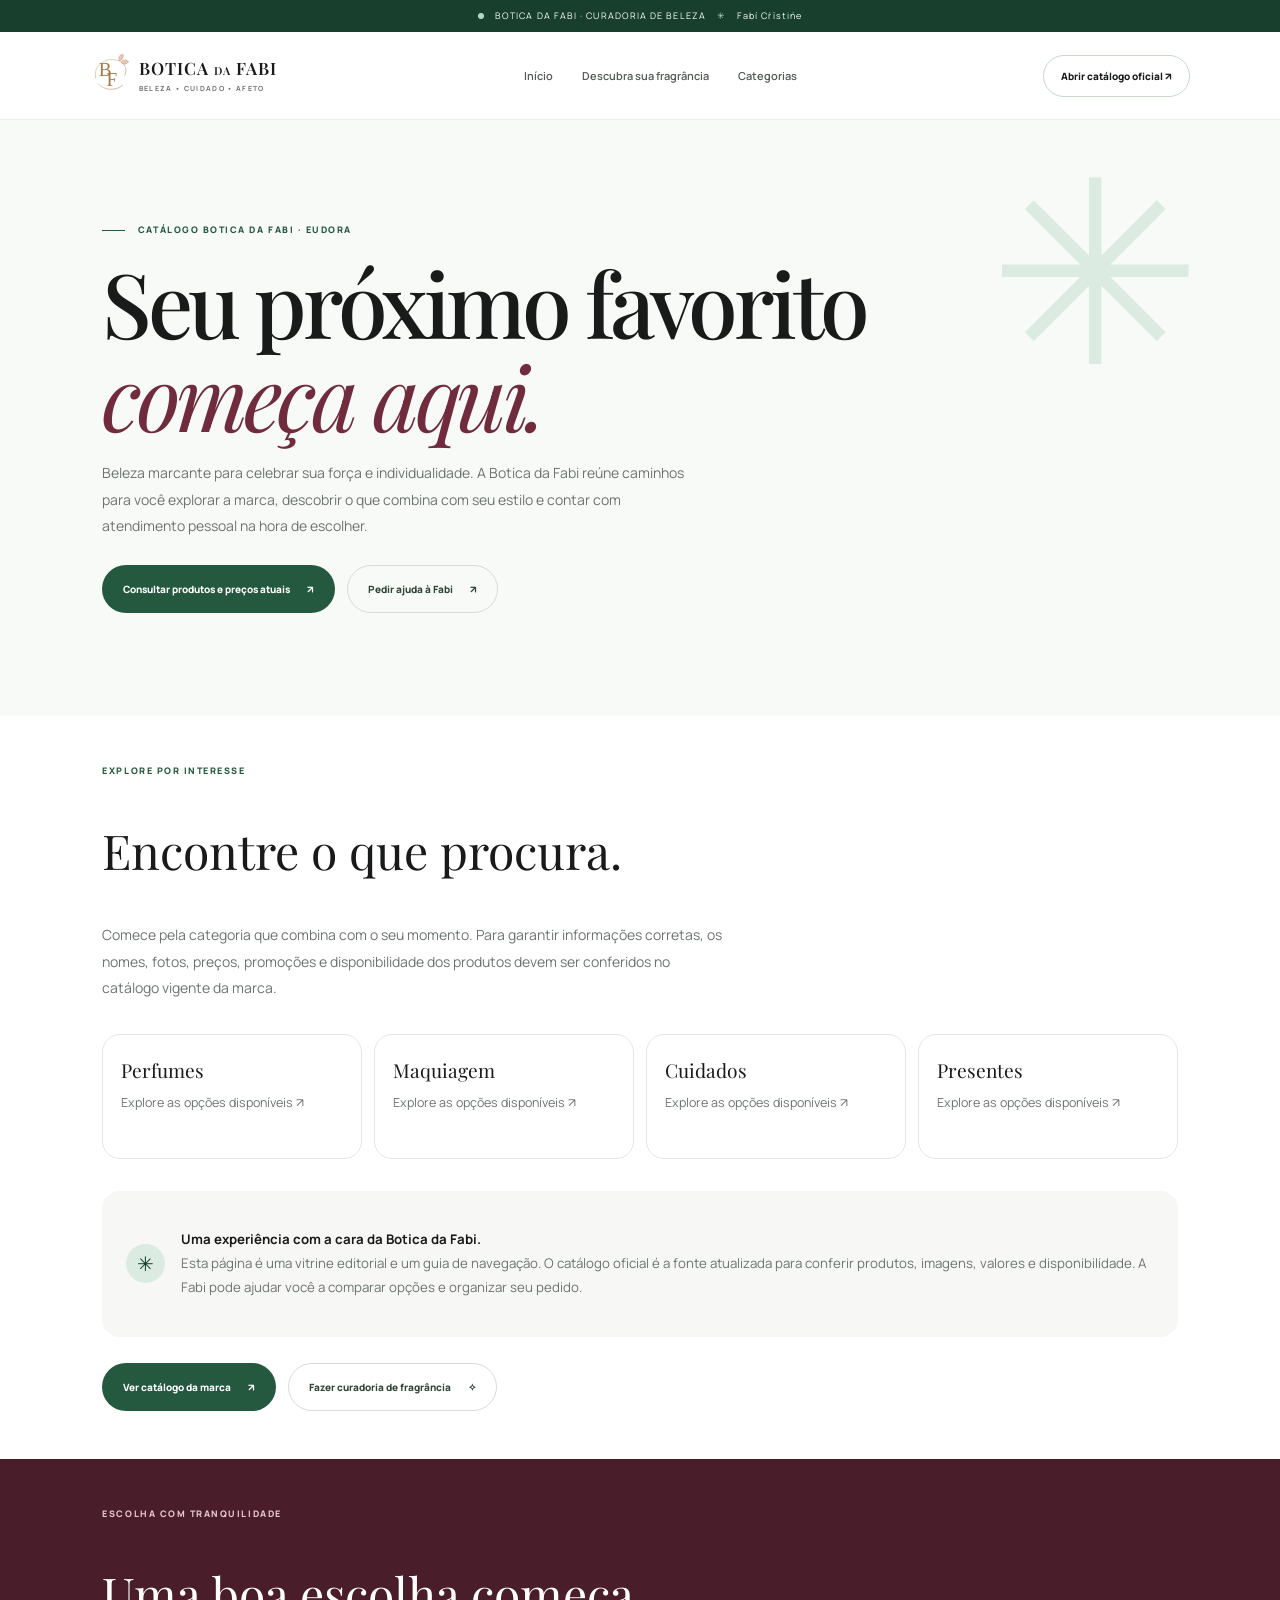
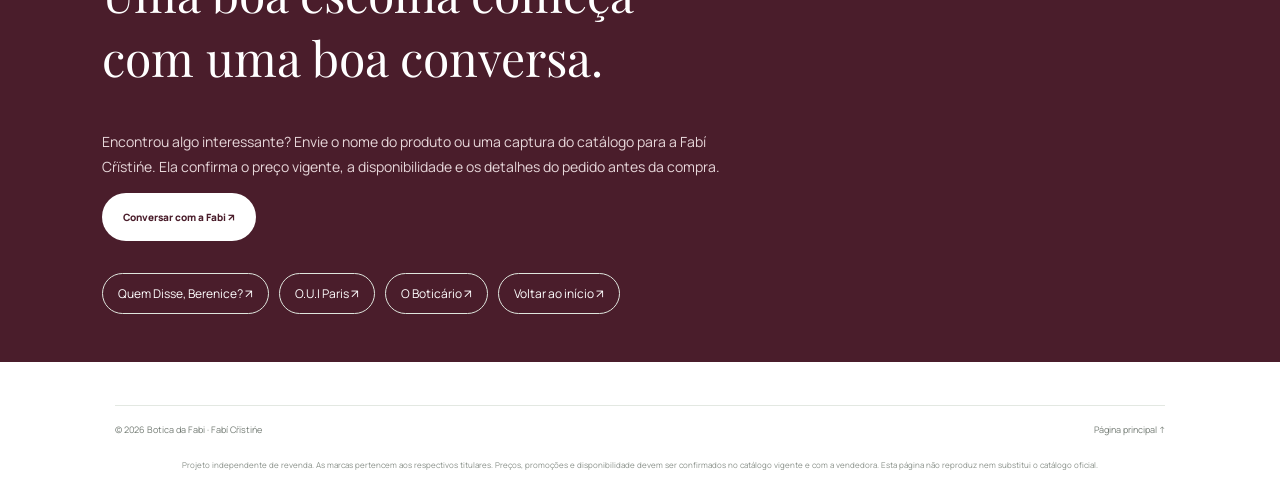
<file: eudora.html>
<!doctype html>
<html lang="pt-BR"><head><meta charset="utf-8"><meta name="viewport" content="width=device-width, initial-scale=1"><meta name="theme-color" content="#f8faf7"><meta name="description" content="Explore Eudora na curadoria Botica da Fabi. Consulte o catálogo vigente e peça ajuda à Fabí Cŕïstińe."><title>Eudora | Catálogo Botica da Fabi</title><link rel="preconnect" href="https://fonts.googleapis.com"><link href="https://fonts.googleapis.com/css2?family=DM+Sans:wght@400;500;600;700&family=Manrope:wght@400;500;600;700;800&family=Playfair+Display:ital,wght@0,400;0,500;1,400;1,500&display=swap" rel="stylesheet"><link rel="stylesheet" href="styles.css"><link rel="icon" href="logo.svg" type="image/svg+xml"><style>
.catalog-page-hero{background:var(--paper);padding:clamp(3.5rem,8vw,7rem) 8%;position:relative;overflow:hidden}.catalog-page-hero:after{content:"✳";position:absolute;right:6%;top:3%;font-size:clamp(9rem,20vw,18rem);color:#dcebe1;line-height:1;pointer-events:none}.catalog-page-hero>*{position:relative;z-index:1}.catalog-page-hero h1{font:500 clamp(3rem,7vw,6rem)/1.03 var(--serif);letter-spacing:-.05em;margin:1.2rem 0}.catalog-page-hero h1 em{color:var(--burgundy);font-weight:400}.catalog-page-hero p{max-width:600px;color:var(--muted);line-height:1.9}.catalog-tools{padding:3rem 8%;}.catalog-tools h2{font:400 clamp(2rem,4vw,3rem) var(--serif)}.catalog-categories{display:grid;grid-template-columns:repeat(4,1fr);gap:12px;margin:2rem 0}.catalog-category{border:1px solid var(--line);border-radius:18px;padding:22px 18px;background:#fff;min-height:125px}.catalog-category b{display:block;font:400 1.2rem var(--serif);margin-bottom:8px}.catalog-category span{font-size:.78rem;color:var(--muted)}.catalog-note{border-radius:18px;background:#f7f8f5;padding:24px;display:flex;gap:16px;align-items:center}.catalog-note p{font-size:.83rem;color:var(--muted);line-height:1.8;flex:1}.catalog-note strong{color:var(--ink)}.catalog-actions{display:flex;gap:12px;flex-wrap:wrap;margin-top:1.6rem}.catalog-foot{padding:3rem 8%;background:var(--burgundy-deep);color:#fff}.catalog-foot h2{font:400 clamp(2rem,4vw,3rem) var(--serif)}.catalog-foot p{max-width:650px;color:#e7d7da;line-height:1.8}.catalog-switcher{display:flex;gap:10px;flex-wrap:wrap;margin-top:2rem}.catalog-switcher a{border:1px solid #dfe5dd;border-radius:30px;padding:10px 15px;font-size:.75rem}.catalog-switcher a:hover{background:var(--green);color:var(--ink)}@media(max-width:700px){.catalog-categories{grid-template-columns:repeat(2,1fr)}.catalog-note{align-items:flex-start;flex-direction:column}.catalog-tools{padding:2.5rem 6%}.catalog-page-hero{padding-left:6%;padding-right:6%}}
</style></head><body><div class="topline"><span class="topline-dot"></span> BOTICA DA FABI · CURADORIA DE BELEZA <span class="topline-star">✳</span> Fabí Cŕïstińe</div>
<header class="header"><a class="brand" href="index.html"><img src="logo.svg" alt="" class="brand-logo"><span class="brand-words">BOTICA <i>DA</i> FABI<small>BELEZA • CUIDADO • AFETO</small></span></a><button class="menu-toggle" aria-label="Abrir menu" aria-expanded="false">☰</button><nav class="nav"><a href="index.html">Início</a><a href="fragrancias.html">Descubra sua fragrância</a><a href="#categorias">Categorias</a></nav><a class="header-cta" href="https://minhaloja.eudora.com.br/redirect/27391125/?origin=boticario&utm_source=portal_bot&utm_medium=catalogos-dos-ciclos" target="_blank" rel="noopener">Abrir catálogo oficial ↗</a></header>
<main><section class="catalog-page-hero"><div class="eyebrow"><span class="eyebrow-line"></span> CATÁLOGO BOTICA DA FABI · EUDORA</div><h1>Seu próximo favorito<br><em>começa aqui.</em></h1><p>Beleza marcante para celebrar sua força e individualidade. A Botica da Fabi reúne caminhos para você explorar a marca, descobrir o que combina com seu estilo e contar com atendimento pessoal na hora de escolher.</p><div class="catalog-actions"><a class="button button-primary" href="https://minhaloja.eudora.com.br/redirect/27391125/?origin=boticario&utm_source=portal_bot&utm_medium=catalogos-dos-ciclos" target="_blank" rel="noopener">Consultar produtos e preços atuais <span>↗</span></a><a class="button button-quiet" href="https://wa.me/5521970023845?text=Oi%2C%20Fabi!%20Quero%20ajuda%20para%20escolher%20produtos%20de%20Eudora." target="_blank" rel="noopener">Pedir ajuda à Fabi <span>↗</span></a></div></section>
<section class="catalog-tools" id="categorias"><div class="eyebrow">EXPLORE POR INTERESSE</div><h2>Encontre o que procura.</h2><p style="max-width:620px;color:var(--muted);line-height:1.9">Comece pela categoria que combina com o seu momento. Para garantir informações corretas, os nomes, fotos, preços, promoções e disponibilidade dos produtos devem ser conferidos no catálogo vigente da marca.</p><div class="catalog-categories"><div class="catalog-category"><b>Perfumes</b><span>Explore as opções disponíveis ↗</span></div><div class="catalog-category"><b>Maquiagem</b><span>Explore as opções disponíveis ↗</span></div><div class="catalog-category"><b>Cuidados</b><span>Explore as opções disponíveis ↗</span></div><div class="catalog-category"><b>Presentes</b><span>Explore as opções disponíveis ↗</span></div></div><div class="catalog-note"><span class="callout-icon">✳</span><p><strong>Uma experiência com a cara da Botica da Fabi.</strong><br>Esta página é uma vitrine editorial e um guia de navegação. O catálogo oficial é a fonte atualizada para conferir produtos, imagens, valores e disponibilidade. A Fabi pode ajudar você a comparar opções e organizar seu pedido.</p></div><div class="catalog-actions"><a class="button button-primary" href="https://minhaloja.eudora.com.br/redirect/27391125/?origin=boticario&utm_source=portal_bot&utm_medium=catalogos-dos-ciclos" target="_blank" rel="noopener">Ver catálogo da marca <span>↗</span></a><a class="button button-quiet" href="fragrancias.html">Fazer curadoria de fragrância <span>✧</span></a></div></section>
<section class="catalog-foot"><div class="eyebrow" style="color:#e5c7ce">ESCOLHA COM TRANQUILIDADE</div><h2>Uma boa escolha começa<br>com uma boa conversa.</h2><p>Encontrou algo interessante? Envie o nome do produto ou uma captura do catálogo para a Fabí Cŕïstińe. Ela confirma o preço vigente, a disponibilidade e os detalhes do pedido antes da compra.</p><a class="button button-light" href="https://wa.me/5521970023845?text=Oi%2C%20Fabi!%20Estou%20explorando%20Eudora%20no%20site%20Botica%20da%20Fabi%20e%20quero%20ajuda%20para%20escolher." target="_blank" rel="noopener">Conversar com a Fabi ↗</a><div class="catalog-switcher"><a href="quem-disse-berenice.html">Quem Disse, Berenice? ↗</a><a href="oui-paris.html">O.U.I Paris ↗</a><a href="o-boticario.html">O Boticário ↗</a><a href="index.html">Voltar ao início ↗</a></div></section></main><footer class="footer"><div class="footer-bottom"><span>© <span id="year"></span> Botica da Fabi · Fabí Cŕïstińe</span><a href="index.html">Página principal ↑</a></div><p class="legal-note">Projeto independente de revenda. As marcas pertencem aos respectivos titulares. Preços, promoções e disponibilidade devem ser confirmados no catálogo vigente e com a vendedora. Esta página não reproduz nem substitui o catálogo oficial.</p></footer><script>document.querySelector('#year').textContent=new Date().getFullYear();const t=document.querySelector('.menu-toggle'),n=document.querySelector('.nav');t?.addEventListener('click',()=>{const o=n.classList.toggle('open');t.setAttribute('aria-expanded',String(o));t.textContent=o?'×':'☰'});n?.querySelectorAll('a').forEach(a=>a.addEventListener('click',()=>n.classList.remove('open')));</script></body></html>
</file>
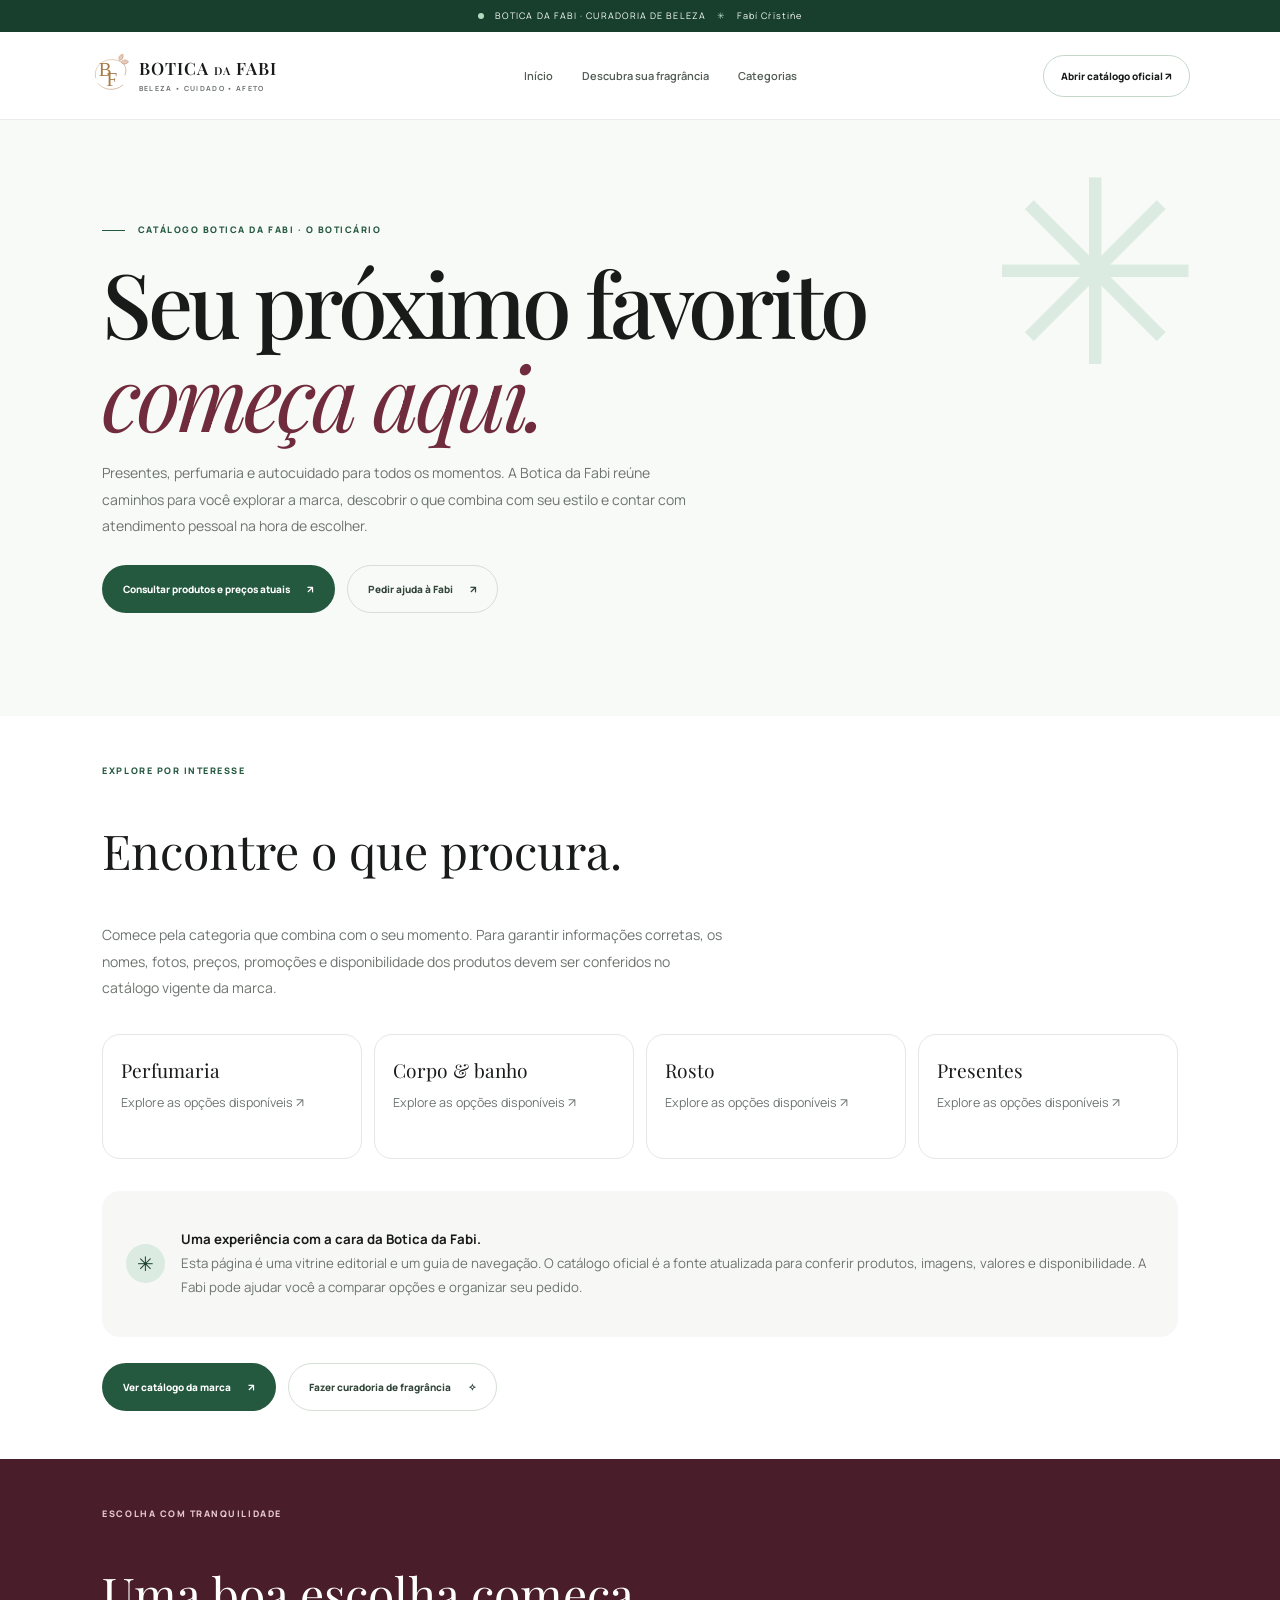
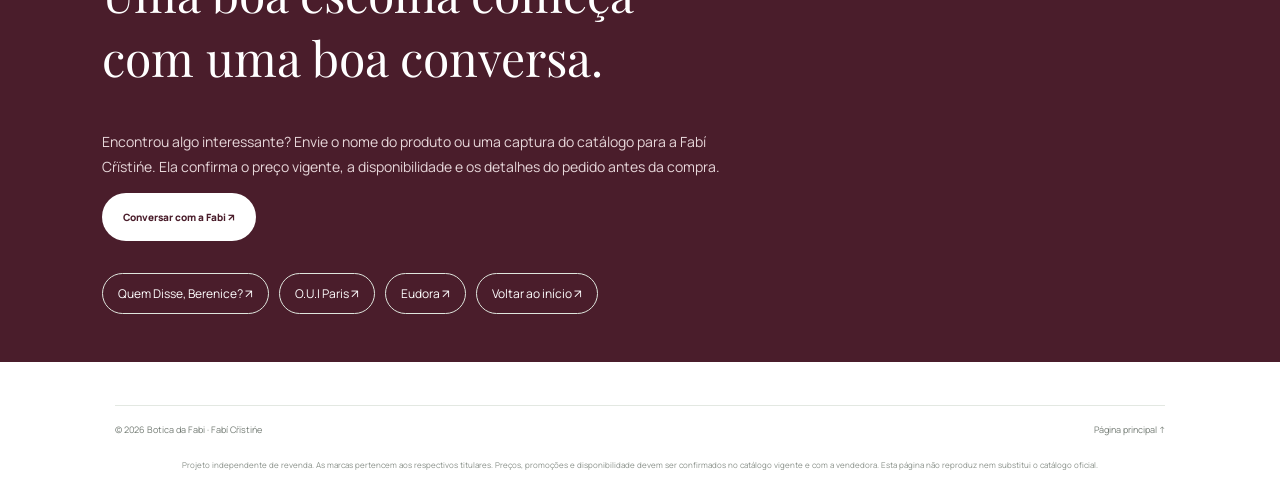
<file: o-boticario.html>
<!doctype html>
<html lang="pt-BR"><head><meta charset="utf-8"><meta name="viewport" content="width=device-width, initial-scale=1"><meta name="theme-color" content="#f8faf7"><meta name="description" content="Explore O Boticário na curadoria Botica da Fabi. Consulte o catálogo vigente e peça ajuda à Fabí Cŕïstińe."><title>O Boticário | Catálogo Botica da Fabi</title><link rel="preconnect" href="https://fonts.googleapis.com"><link href="https://fonts.googleapis.com/css2?family=DM+Sans:wght@400;500;600;700&family=Manrope:wght@400;500;600;700;800&family=Playfair+Display:ital,wght@0,400;0,500;1,400;1,500&display=swap" rel="stylesheet"><link rel="stylesheet" href="styles.css"><link rel="icon" href="logo.svg" type="image/svg+xml"><style>
.catalog-page-hero{background:var(--paper);padding:clamp(3.5rem,8vw,7rem) 8%;position:relative;overflow:hidden}.catalog-page-hero:after{content:"✳";position:absolute;right:6%;top:3%;font-size:clamp(9rem,20vw,18rem);color:#dcebe1;line-height:1;pointer-events:none}.catalog-page-hero>*{position:relative;z-index:1}.catalog-page-hero h1{font:500 clamp(3rem,7vw,6rem)/1.03 var(--serif);letter-spacing:-.05em;margin:1.2rem 0}.catalog-page-hero h1 em{color:var(--burgundy);font-weight:400}.catalog-page-hero p{max-width:600px;color:var(--muted);line-height:1.9}.catalog-tools{padding:3rem 8%;}.catalog-tools h2{font:400 clamp(2rem,4vw,3rem) var(--serif)}.catalog-categories{display:grid;grid-template-columns:repeat(4,1fr);gap:12px;margin:2rem 0}.catalog-category{border:1px solid var(--line);border-radius:18px;padding:22px 18px;background:#fff;min-height:125px}.catalog-category b{display:block;font:400 1.2rem var(--serif);margin-bottom:8px}.catalog-category span{font-size:.78rem;color:var(--muted)}.catalog-note{border-radius:18px;background:#f7f8f5;padding:24px;display:flex;gap:16px;align-items:center}.catalog-note p{font-size:.83rem;color:var(--muted);line-height:1.8;flex:1}.catalog-note strong{color:var(--ink)}.catalog-actions{display:flex;gap:12px;flex-wrap:wrap;margin-top:1.6rem}.catalog-foot{padding:3rem 8%;background:var(--burgundy-deep);color:#fff}.catalog-foot h2{font:400 clamp(2rem,4vw,3rem) var(--serif)}.catalog-foot p{max-width:650px;color:#e7d7da;line-height:1.8}.catalog-switcher{display:flex;gap:10px;flex-wrap:wrap;margin-top:2rem}.catalog-switcher a{border:1px solid #dfe5dd;border-radius:30px;padding:10px 15px;font-size:.75rem}.catalog-switcher a:hover{background:var(--green);color:var(--ink)}@media(max-width:700px){.catalog-categories{grid-template-columns:repeat(2,1fr)}.catalog-note{align-items:flex-start;flex-direction:column}.catalog-tools{padding:2.5rem 6%}.catalog-page-hero{padding-left:6%;padding-right:6%}}
</style></head><body><div class="topline"><span class="topline-dot"></span> BOTICA DA FABI · CURADORIA DE BELEZA <span class="topline-star">✳</span> Fabí Cŕïstińe</div>
<header class="header"><a class="brand" href="index.html"><img src="logo.svg" alt="" class="brand-logo"><span class="brand-words">BOTICA <i>DA</i> FABI<small>BELEZA • CUIDADO • AFETO</small></span></a><button class="menu-toggle" aria-label="Abrir menu" aria-expanded="false">☰</button><nav class="nav"><a href="index.html">Início</a><a href="fragrancias.html">Descubra sua fragrância</a><a href="#categorias">Categorias</a></nav><a class="header-cta" href="https://minhaloja.boticario.com.br/redirect/27391125/?origin=boticario&utm_source=portal_bot&utm_medium=catalogos-dos-ciclos" target="_blank" rel="noopener">Abrir catálogo oficial ↗</a></header>
<main><section class="catalog-page-hero"><div class="eyebrow"><span class="eyebrow-line"></span> CATÁLOGO BOTICA DA FABI · O BOTICÁRIO</div><h1>Seu próximo favorito<br><em>começa aqui.</em></h1><p>Presentes, perfumaria e autocuidado para todos os momentos. A Botica da Fabi reúne caminhos para você explorar a marca, descobrir o que combina com seu estilo e contar com atendimento pessoal na hora de escolher.</p><div class="catalog-actions"><a class="button button-primary" href="https://minhaloja.boticario.com.br/redirect/27391125/?origin=boticario&utm_source=portal_bot&utm_medium=catalogos-dos-ciclos" target="_blank" rel="noopener">Consultar produtos e preços atuais <span>↗</span></a><a class="button button-quiet" href="https://wa.me/5521970023845?text=Oi%2C%20Fabi!%20Quero%20ajuda%20para%20escolher%20produtos%20de%20O%20Botic%C3%A1rio." target="_blank" rel="noopener">Pedir ajuda à Fabi <span>↗</span></a></div></section>
<section class="catalog-tools" id="categorias"><div class="eyebrow">EXPLORE POR INTERESSE</div><h2>Encontre o que procura.</h2><p style="max-width:620px;color:var(--muted);line-height:1.9">Comece pela categoria que combina com o seu momento. Para garantir informações corretas, os nomes, fotos, preços, promoções e disponibilidade dos produtos devem ser conferidos no catálogo vigente da marca.</p><div class="catalog-categories"><div class="catalog-category"><b>Perfumaria</b><span>Explore as opções disponíveis ↗</span></div><div class="catalog-category"><b>Corpo & banho</b><span>Explore as opções disponíveis ↗</span></div><div class="catalog-category"><b>Rosto</b><span>Explore as opções disponíveis ↗</span></div><div class="catalog-category"><b>Presentes</b><span>Explore as opções disponíveis ↗</span></div></div><div class="catalog-note"><span class="callout-icon">✳</span><p><strong>Uma experiência com a cara da Botica da Fabi.</strong><br>Esta página é uma vitrine editorial e um guia de navegação. O catálogo oficial é a fonte atualizada para conferir produtos, imagens, valores e disponibilidade. A Fabi pode ajudar você a comparar opções e organizar seu pedido.</p></div><div class="catalog-actions"><a class="button button-primary" href="https://minhaloja.boticario.com.br/redirect/27391125/?origin=boticario&utm_source=portal_bot&utm_medium=catalogos-dos-ciclos" target="_blank" rel="noopener">Ver catálogo da marca <span>↗</span></a><a class="button button-quiet" href="fragrancias.html">Fazer curadoria de fragrância <span>✧</span></a></div></section>
<section class="catalog-foot"><div class="eyebrow" style="color:#e5c7ce">ESCOLHA COM TRANQUILIDADE</div><h2>Uma boa escolha começa<br>com uma boa conversa.</h2><p>Encontrou algo interessante? Envie o nome do produto ou uma captura do catálogo para a Fabí Cŕïstińe. Ela confirma o preço vigente, a disponibilidade e os detalhes do pedido antes da compra.</p><a class="button button-light" href="https://wa.me/5521970023845?text=Oi%2C%20Fabi!%20Estou%20explorando%20O%20Botic%C3%A1rio%20no%20site%20Botica%20da%20Fabi%20e%20quero%20ajuda%20para%20escolher." target="_blank" rel="noopener">Conversar com a Fabi ↗</a><div class="catalog-switcher"><a href="quem-disse-berenice.html">Quem Disse, Berenice? ↗</a><a href="oui-paris.html">O.U.I Paris ↗</a><a href="eudora.html">Eudora ↗</a><a href="index.html">Voltar ao início ↗</a></div></section></main><footer class="footer"><div class="footer-bottom"><span>© <span id="year"></span> Botica da Fabi · Fabí Cŕïstińe</span><a href="index.html">Página principal ↑</a></div><p class="legal-note">Projeto independente de revenda. As marcas pertencem aos respectivos titulares. Preços, promoções e disponibilidade devem ser confirmados no catálogo vigente e com a vendedora. Esta página não reproduz nem substitui o catálogo oficial.</p></footer><script>document.querySelector('#year').textContent=new Date().getFullYear();const t=document.querySelector('.menu-toggle'),n=document.querySelector('.nav');t?.addEventListener('click',()=>{const o=n.classList.toggle('open');t.setAttribute('aria-expanded',String(o));t.textContent=o?'×':'☰'});n?.querySelectorAll('a').forEach(a=>a.addEventListener('click',()=>n.classList.remove('open')));</script></body></html>
</file>
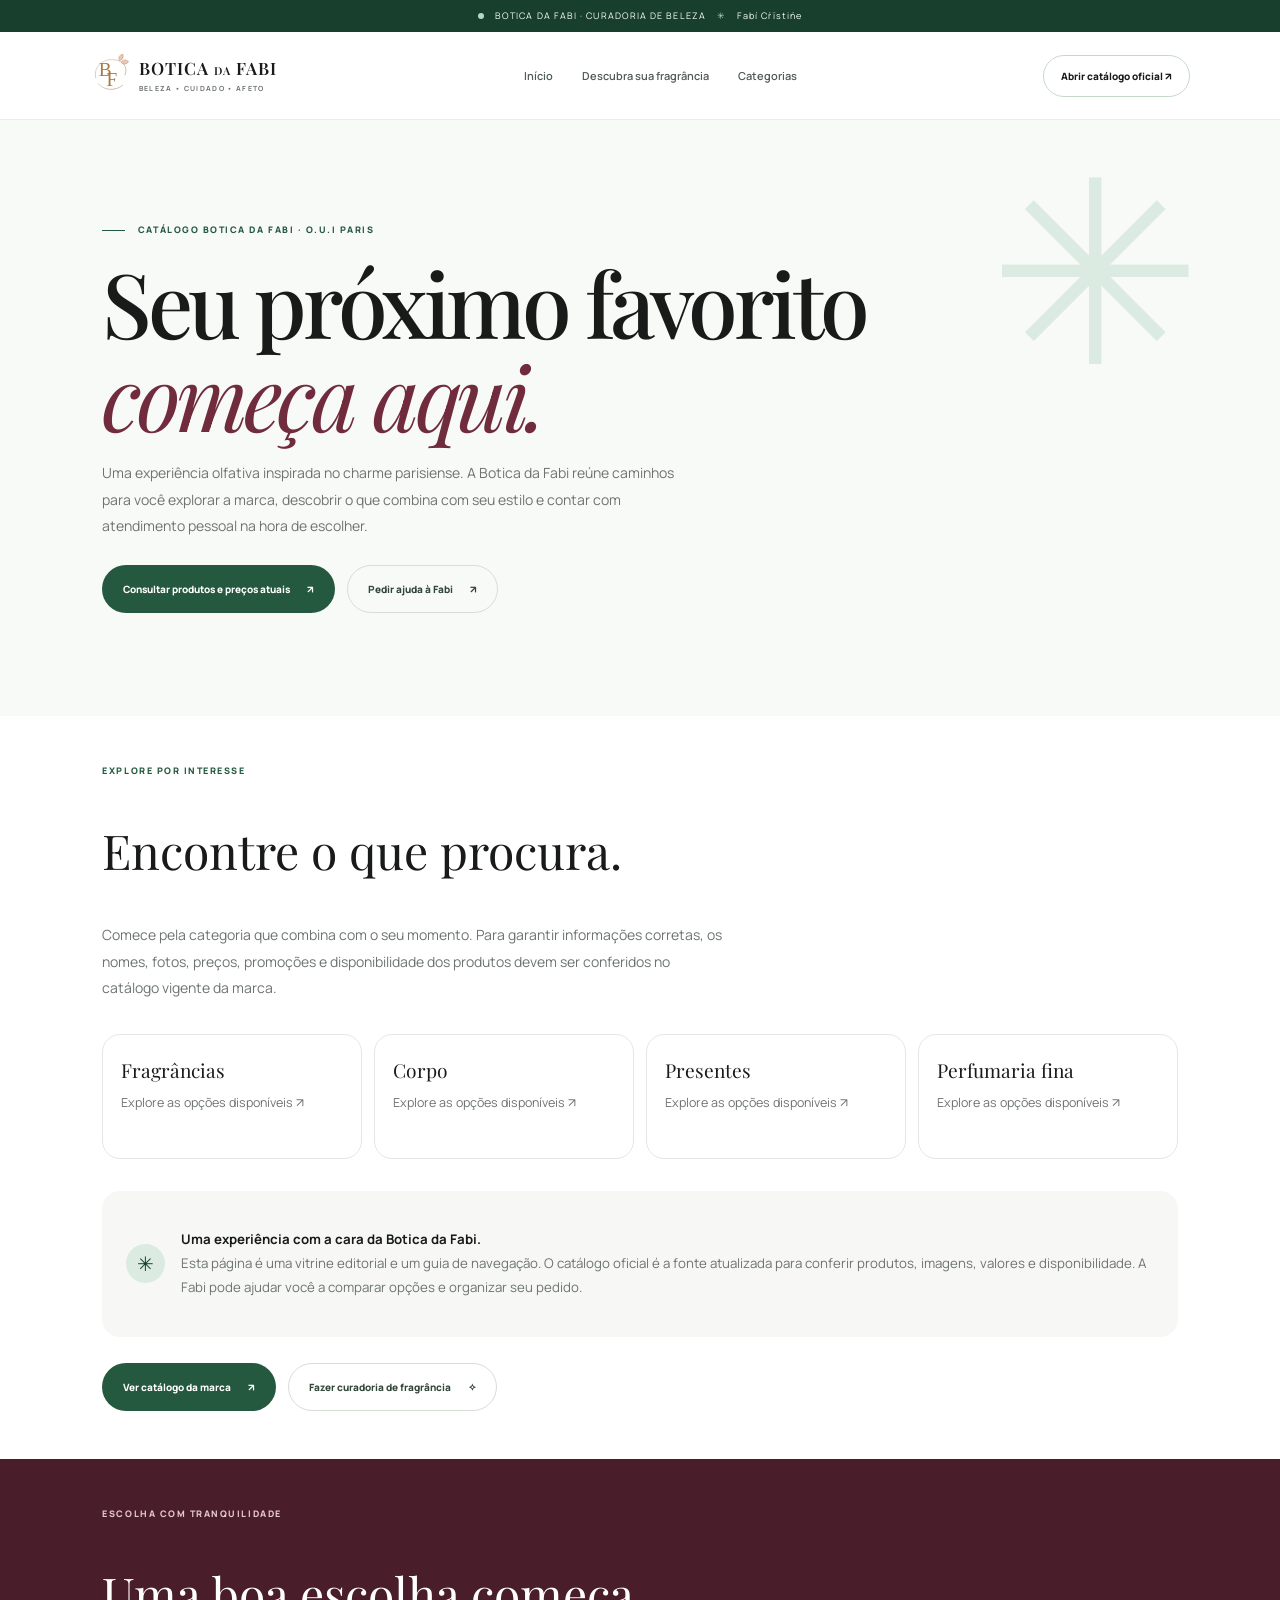
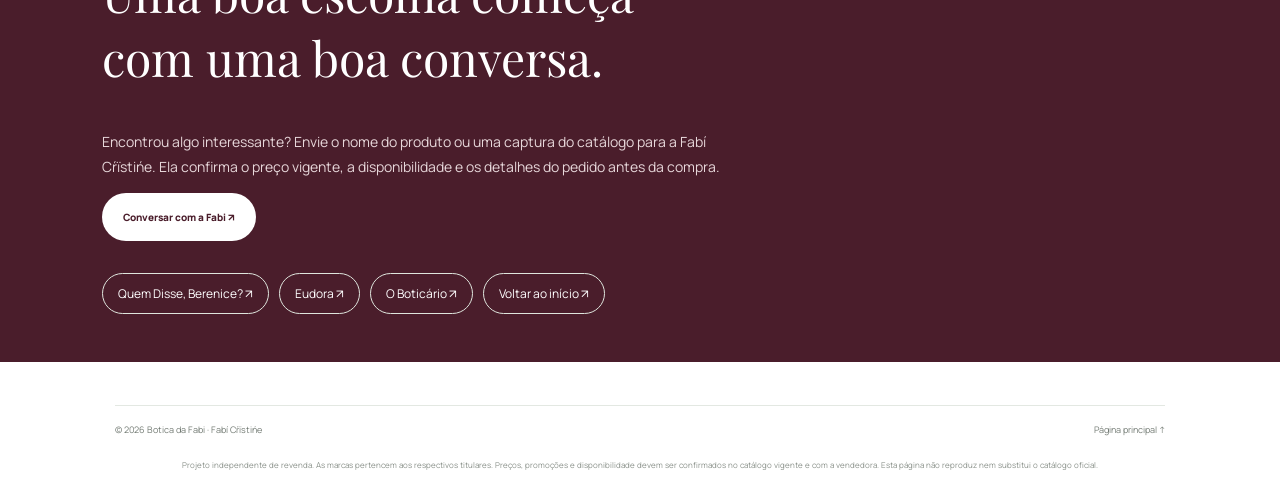
<file: oui-paris.html>
<!doctype html>
<html lang="pt-BR"><head><meta charset="utf-8"><meta name="viewport" content="width=device-width, initial-scale=1"><meta name="theme-color" content="#f8faf7"><meta name="description" content="Explore O.U.I Paris na curadoria Botica da Fabi. Consulte o catálogo vigente e peça ajuda à Fabí Cŕïstińe."><title>O.U.I Paris | Catálogo Botica da Fabi</title><link rel="preconnect" href="https://fonts.googleapis.com"><link href="https://fonts.googleapis.com/css2?family=DM+Sans:wght@400;500;600;700&family=Manrope:wght@400;500;600;700;800&family=Playfair+Display:ital,wght@0,400;0,500;1,400;1,500&display=swap" rel="stylesheet"><link rel="stylesheet" href="styles.css"><link rel="icon" href="logo.svg" type="image/svg+xml"><style>
.catalog-page-hero{background:var(--paper);padding:clamp(3.5rem,8vw,7rem) 8%;position:relative;overflow:hidden}.catalog-page-hero:after{content:"✳";position:absolute;right:6%;top:3%;font-size:clamp(9rem,20vw,18rem);color:#dcebe1;line-height:1;pointer-events:none}.catalog-page-hero>*{position:relative;z-index:1}.catalog-page-hero h1{font:500 clamp(3rem,7vw,6rem)/1.03 var(--serif);letter-spacing:-.05em;margin:1.2rem 0}.catalog-page-hero h1 em{color:var(--burgundy);font-weight:400}.catalog-page-hero p{max-width:600px;color:var(--muted);line-height:1.9}.catalog-tools{padding:3rem 8%;}.catalog-tools h2{font:400 clamp(2rem,4vw,3rem) var(--serif)}.catalog-categories{display:grid;grid-template-columns:repeat(4,1fr);gap:12px;margin:2rem 0}.catalog-category{border:1px solid var(--line);border-radius:18px;padding:22px 18px;background:#fff;min-height:125px}.catalog-category b{display:block;font:400 1.2rem var(--serif);margin-bottom:8px}.catalog-category span{font-size:.78rem;color:var(--muted)}.catalog-note{border-radius:18px;background:#f7f8f5;padding:24px;display:flex;gap:16px;align-items:center}.catalog-note p{font-size:.83rem;color:var(--muted);line-height:1.8;flex:1}.catalog-note strong{color:var(--ink)}.catalog-actions{display:flex;gap:12px;flex-wrap:wrap;margin-top:1.6rem}.catalog-foot{padding:3rem 8%;background:var(--burgundy-deep);color:#fff}.catalog-foot h2{font:400 clamp(2rem,4vw,3rem) var(--serif)}.catalog-foot p{max-width:650px;color:#e7d7da;line-height:1.8}.catalog-switcher{display:flex;gap:10px;flex-wrap:wrap;margin-top:2rem}.catalog-switcher a{border:1px solid #dfe5dd;border-radius:30px;padding:10px 15px;font-size:.75rem}.catalog-switcher a:hover{background:var(--green);color:var(--ink)}@media(max-width:700px){.catalog-categories{grid-template-columns:repeat(2,1fr)}.catalog-note{align-items:flex-start;flex-direction:column}.catalog-tools{padding:2.5rem 6%}.catalog-page-hero{padding-left:6%;padding-right:6%}}
</style></head><body><div class="topline"><span class="topline-dot"></span> BOTICA DA FABI · CURADORIA DE BELEZA <span class="topline-star">✳</span> Fabí Cŕïstińe</div>
<header class="header"><a class="brand" href="index.html"><img src="logo.svg" alt="" class="brand-logo"><span class="brand-words">BOTICA <i>DA</i> FABI<small>BELEZA • CUIDADO • AFETO</small></span></a><button class="menu-toggle" aria-label="Abrir menu" aria-expanded="false">☰</button><nav class="nav"><a href="index.html">Início</a><a href="fragrancias.html">Descubra sua fragrância</a><a href="#categorias">Categorias</a></nav><a class="header-cta" href="https://minhaloja.ouiparis.com/redirect/27391125/?origin=boticario&utm_source=portal_bot&utm_medium=catalogos-dos-ciclos" target="_blank" rel="noopener">Abrir catálogo oficial ↗</a></header>
<main><section class="catalog-page-hero"><div class="eyebrow"><span class="eyebrow-line"></span> CATÁLOGO BOTICA DA FABI · O.U.I PARIS</div><h1>Seu próximo favorito<br><em>começa aqui.</em></h1><p>Uma experiência olfativa inspirada no charme parisiense. A Botica da Fabi reúne caminhos para você explorar a marca, descobrir o que combina com seu estilo e contar com atendimento pessoal na hora de escolher.</p><div class="catalog-actions"><a class="button button-primary" href="https://minhaloja.ouiparis.com/redirect/27391125/?origin=boticario&utm_source=portal_bot&utm_medium=catalogos-dos-ciclos" target="_blank" rel="noopener">Consultar produtos e preços atuais <span>↗</span></a><a class="button button-quiet" href="https://wa.me/5521970023845?text=Oi%2C%20Fabi!%20Quero%20ajuda%20para%20escolher%20produtos%20de%20O.U.I%20Paris." target="_blank" rel="noopener">Pedir ajuda à Fabi <span>↗</span></a></div></section>
<section class="catalog-tools" id="categorias"><div class="eyebrow">EXPLORE POR INTERESSE</div><h2>Encontre o que procura.</h2><p style="max-width:620px;color:var(--muted);line-height:1.9">Comece pela categoria que combina com o seu momento. Para garantir informações corretas, os nomes, fotos, preços, promoções e disponibilidade dos produtos devem ser conferidos no catálogo vigente da marca.</p><div class="catalog-categories"><div class="catalog-category"><b>Fragrâncias</b><span>Explore as opções disponíveis ↗</span></div><div class="catalog-category"><b>Corpo</b><span>Explore as opções disponíveis ↗</span></div><div class="catalog-category"><b>Presentes</b><span>Explore as opções disponíveis ↗</span></div><div class="catalog-category"><b>Perfumaria fina</b><span>Explore as opções disponíveis ↗</span></div></div><div class="catalog-note"><span class="callout-icon">✳</span><p><strong>Uma experiência com a cara da Botica da Fabi.</strong><br>Esta página é uma vitrine editorial e um guia de navegação. O catálogo oficial é a fonte atualizada para conferir produtos, imagens, valores e disponibilidade. A Fabi pode ajudar você a comparar opções e organizar seu pedido.</p></div><div class="catalog-actions"><a class="button button-primary" href="https://minhaloja.ouiparis.com/redirect/27391125/?origin=boticario&utm_source=portal_bot&utm_medium=catalogos-dos-ciclos" target="_blank" rel="noopener">Ver catálogo da marca <span>↗</span></a><a class="button button-quiet" href="fragrancias.html">Fazer curadoria de fragrância <span>✧</span></a></div></section>
<section class="catalog-foot"><div class="eyebrow" style="color:#e5c7ce">ESCOLHA COM TRANQUILIDADE</div><h2>Uma boa escolha começa<br>com uma boa conversa.</h2><p>Encontrou algo interessante? Envie o nome do produto ou uma captura do catálogo para a Fabí Cŕïstińe. Ela confirma o preço vigente, a disponibilidade e os detalhes do pedido antes da compra.</p><a class="button button-light" href="https://wa.me/5521970023845?text=Oi%2C%20Fabi!%20Estou%20explorando%20O.U.I%20Paris%20no%20site%20Botica%20da%20Fabi%20e%20quero%20ajuda%20para%20escolher." target="_blank" rel="noopener">Conversar com a Fabi ↗</a><div class="catalog-switcher"><a href="quem-disse-berenice.html">Quem Disse, Berenice? ↗</a><a href="eudora.html">Eudora ↗</a><a href="o-boticario.html">O Boticário ↗</a><a href="index.html">Voltar ao início ↗</a></div></section></main><footer class="footer"><div class="footer-bottom"><span>© <span id="year"></span> Botica da Fabi · Fabí Cŕïstińe</span><a href="index.html">Página principal ↑</a></div><p class="legal-note">Projeto independente de revenda. As marcas pertencem aos respectivos titulares. Preços, promoções e disponibilidade devem ser confirmados no catálogo vigente e com a vendedora. Esta página não reproduz nem substitui o catálogo oficial.</p></footer><script>document.querySelector('#year').textContent=new Date().getFullYear();const t=document.querySelector('.menu-toggle'),n=document.querySelector('.nav');t?.addEventListener('click',()=>{const o=n.classList.toggle('open');t.setAttribute('aria-expanded',String(o));t.textContent=o?'×':'☰'});n?.querySelectorAll('a').forEach(a=>a.addEventListener('click',()=>n.classList.remove('open')));</script></body></html>
</file>
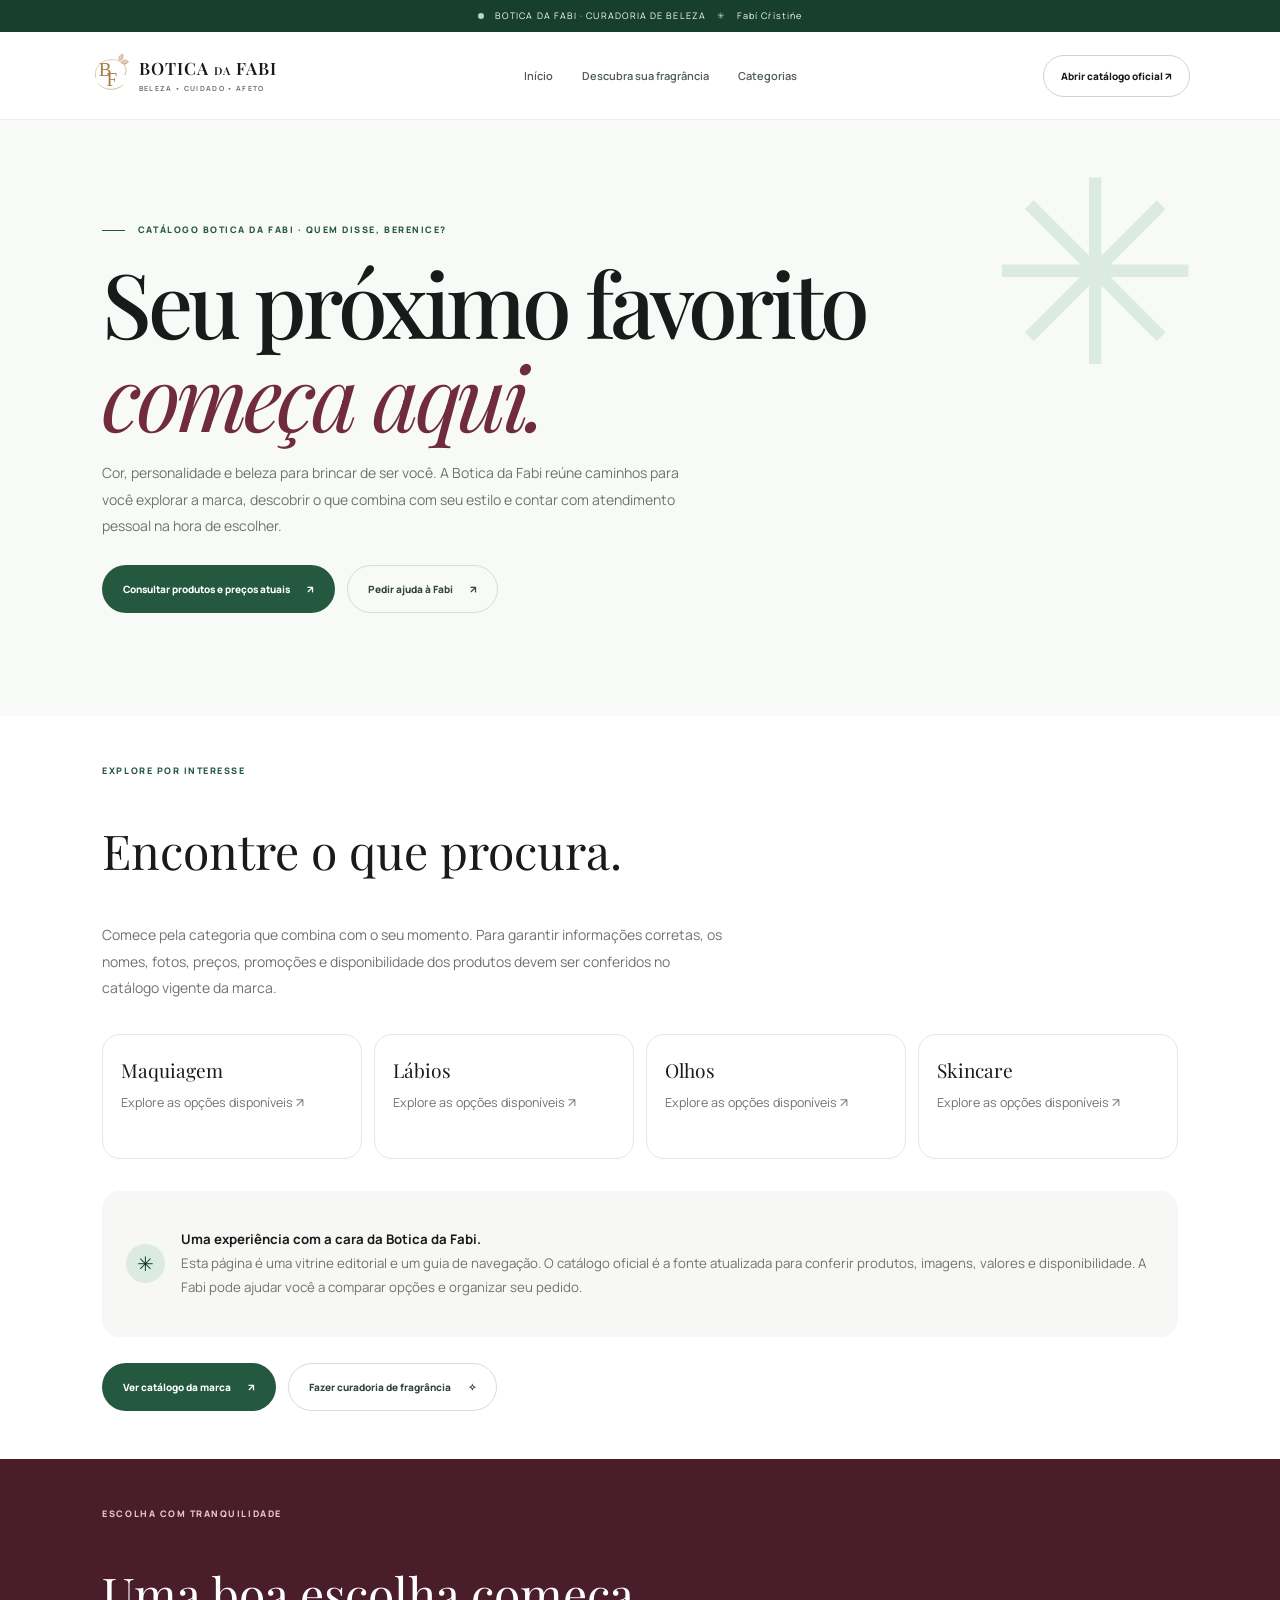
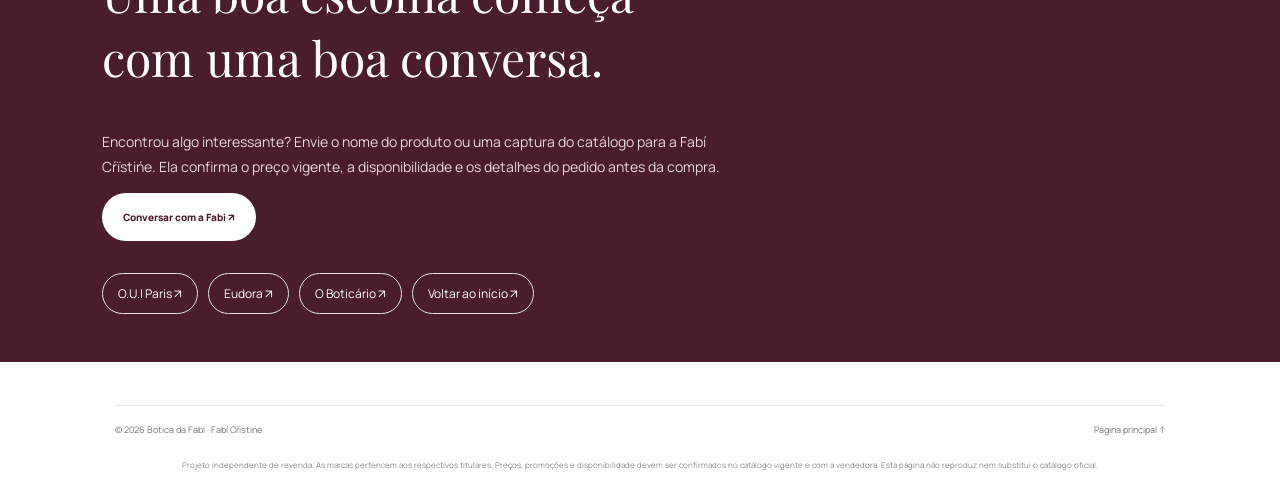
<file: quem-disse-berenice.html>
<!doctype html>
<html lang="pt-BR"><head><meta charset="utf-8"><meta name="viewport" content="width=device-width, initial-scale=1"><meta name="theme-color" content="#f8faf7"><meta name="description" content="Explore Quem Disse, Berenice? na curadoria Botica da Fabi. Consulte o catálogo vigente e peça ajuda à Fabí Cŕïstińe."><title>Quem Disse, Berenice? | Catálogo Botica da Fabi</title><link rel="preconnect" href="https://fonts.googleapis.com"><link href="https://fonts.googleapis.com/css2?family=DM+Sans:wght@400;500;600;700&family=Manrope:wght@400;500;600;700;800&family=Playfair+Display:ital,wght@0,400;0,500;1,400;1,500&display=swap" rel="stylesheet"><link rel="stylesheet" href="styles.css"><link rel="icon" href="logo.svg" type="image/svg+xml"><style>
.catalog-page-hero{background:var(--paper);padding:clamp(3.5rem,8vw,7rem) 8%;position:relative;overflow:hidden}.catalog-page-hero:after{content:"✳";position:absolute;right:6%;top:3%;font-size:clamp(9rem,20vw,18rem);color:#dcebe1;line-height:1;pointer-events:none}.catalog-page-hero>*{position:relative;z-index:1}.catalog-page-hero h1{font:500 clamp(3rem,7vw,6rem)/1.03 var(--serif);letter-spacing:-.05em;margin:1.2rem 0}.catalog-page-hero h1 em{color:var(--burgundy);font-weight:400}.catalog-page-hero p{max-width:600px;color:var(--muted);line-height:1.9}.catalog-tools{padding:3rem 8%;}.catalog-tools h2{font:400 clamp(2rem,4vw,3rem) var(--serif)}.catalog-categories{display:grid;grid-template-columns:repeat(4,1fr);gap:12px;margin:2rem 0}.catalog-category{border:1px solid var(--line);border-radius:18px;padding:22px 18px;background:#fff;min-height:125px}.catalog-category b{display:block;font:400 1.2rem var(--serif);margin-bottom:8px}.catalog-category span{font-size:.78rem;color:var(--muted)}.catalog-note{border-radius:18px;background:#f7f8f5;padding:24px;display:flex;gap:16px;align-items:center}.catalog-note p{font-size:.83rem;color:var(--muted);line-height:1.8;flex:1}.catalog-note strong{color:var(--ink)}.catalog-actions{display:flex;gap:12px;flex-wrap:wrap;margin-top:1.6rem}.catalog-foot{padding:3rem 8%;background:var(--burgundy-deep);color:#fff}.catalog-foot h2{font:400 clamp(2rem,4vw,3rem) var(--serif)}.catalog-foot p{max-width:650px;color:#e7d7da;line-height:1.8}.catalog-switcher{display:flex;gap:10px;flex-wrap:wrap;margin-top:2rem}.catalog-switcher a{border:1px solid #dfe5dd;border-radius:30px;padding:10px 15px;font-size:.75rem}.catalog-switcher a:hover{background:var(--green);color:var(--ink)}@media(max-width:700px){.catalog-categories{grid-template-columns:repeat(2,1fr)}.catalog-note{align-items:flex-start;flex-direction:column}.catalog-tools{padding:2.5rem 6%}.catalog-page-hero{padding-left:6%;padding-right:6%}}
</style></head><body><div class="topline"><span class="topline-dot"></span> BOTICA DA FABI · CURADORIA DE BELEZA <span class="topline-star">✳</span> Fabí Cŕïstińe</div>
<header class="header"><a class="brand" href="index.html"><img src="logo.svg" alt="" class="brand-logo"><span class="brand-words">BOTICA <i>DA</i> FABI<small>BELEZA • CUIDADO • AFETO</small></span></a><button class="menu-toggle" aria-label="Abrir menu" aria-expanded="false">☰</button><nav class="nav"><a href="index.html">Início</a><a href="fragrancias.html">Descubra sua fragrância</a><a href="#categorias">Categorias</a></nav><a class="header-cta" href="https://minhaloja.quemdisseberenice.com.br/redirect/27391125/?origin=boticario&utm_source=portal_bot&utm_medium=catalogos-dos-ciclos" target="_blank" rel="noopener">Abrir catálogo oficial ↗</a></header>
<main><section class="catalog-page-hero"><div class="eyebrow"><span class="eyebrow-line"></span> CATÁLOGO BOTICA DA FABI · QUEM DISSE, BERENICE?</div><h1>Seu próximo favorito<br><em>começa aqui.</em></h1><p>Cor, personalidade e beleza para brincar de ser você. A Botica da Fabi reúne caminhos para você explorar a marca, descobrir o que combina com seu estilo e contar com atendimento pessoal na hora de escolher.</p><div class="catalog-actions"><a class="button button-primary" href="https://minhaloja.quemdisseberenice.com.br/redirect/27391125/?origin=boticario&utm_source=portal_bot&utm_medium=catalogos-dos-ciclos" target="_blank" rel="noopener">Consultar produtos e preços atuais <span>↗</span></a><a class="button button-quiet" href="https://wa.me/5521970023845?text=Oi%2C%20Fabi!%20Quero%20ajuda%20para%20escolher%20produtos%20de%20Quem%20Disse%2C%20Berenice%3F." target="_blank" rel="noopener">Pedir ajuda à Fabi <span>↗</span></a></div></section>
<section class="catalog-tools" id="categorias"><div class="eyebrow">EXPLORE POR INTERESSE</div><h2>Encontre o que procura.</h2><p style="max-width:620px;color:var(--muted);line-height:1.9">Comece pela categoria que combina com o seu momento. Para garantir informações corretas, os nomes, fotos, preços, promoções e disponibilidade dos produtos devem ser conferidos no catálogo vigente da marca.</p><div class="catalog-categories"><div class="catalog-category"><b>Maquiagem</b><span>Explore as opções disponíveis ↗</span></div><div class="catalog-category"><b>Lábios</b><span>Explore as opções disponíveis ↗</span></div><div class="catalog-category"><b>Olhos</b><span>Explore as opções disponíveis ↗</span></div><div class="catalog-category"><b>Skincare</b><span>Explore as opções disponíveis ↗</span></div></div><div class="catalog-note"><span class="callout-icon">✳</span><p><strong>Uma experiência com a cara da Botica da Fabi.</strong><br>Esta página é uma vitrine editorial e um guia de navegação. O catálogo oficial é a fonte atualizada para conferir produtos, imagens, valores e disponibilidade. A Fabi pode ajudar você a comparar opções e organizar seu pedido.</p></div><div class="catalog-actions"><a class="button button-primary" href="https://minhaloja.quemdisseberenice.com.br/redirect/27391125/?origin=boticario&utm_source=portal_bot&utm_medium=catalogos-dos-ciclos" target="_blank" rel="noopener">Ver catálogo da marca <span>↗</span></a><a class="button button-quiet" href="fragrancias.html">Fazer curadoria de fragrância <span>✧</span></a></div></section>
<section class="catalog-foot"><div class="eyebrow" style="color:#e5c7ce">ESCOLHA COM TRANQUILIDADE</div><h2>Uma boa escolha começa<br>com uma boa conversa.</h2><p>Encontrou algo interessante? Envie o nome do produto ou uma captura do catálogo para a Fabí Cŕïstińe. Ela confirma o preço vigente, a disponibilidade e os detalhes do pedido antes da compra.</p><a class="button button-light" href="https://wa.me/5521970023845?text=Oi%2C%20Fabi!%20Estou%20explorando%20Quem%20Disse%2C%20Berenice%3F%20no%20site%20Botica%20da%20Fabi%20e%20quero%20ajuda%20para%20escolher." target="_blank" rel="noopener">Conversar com a Fabi ↗</a><div class="catalog-switcher"><a href="oui-paris.html">O.U.I Paris ↗</a><a href="eudora.html">Eudora ↗</a><a href="o-boticario.html">O Boticário ↗</a><a href="index.html">Voltar ao início ↗</a></div></section></main><footer class="footer"><div class="footer-bottom"><span>© <span id="year"></span> Botica da Fabi · Fabí Cŕïstińe</span><a href="index.html">Página principal ↑</a></div><p class="legal-note">Projeto independente de revenda. As marcas pertencem aos respectivos titulares. Preços, promoções e disponibilidade devem ser confirmados no catálogo vigente e com a vendedora. Esta página não reproduz nem substitui o catálogo oficial.</p></footer><script>document.querySelector('#year').textContent=new Date().getFullYear();const t=document.querySelector('.menu-toggle'),n=document.querySelector('.nav');t?.addEventListener('click',()=>{const o=n.classList.toggle('open');t.setAttribute('aria-expanded',String(o));t.textContent=o?'×':'☰'});n?.querySelectorAll('a').forEach(a=>a.addEventListener('click',()=>n.classList.remove('open')));</script></body></html>
</file>
<file: styles.css>
:root{--white:#fff;--paper:#f8faf7;--green:#dcebe1;--green-dark:#24583f;--green-deep:#183e2e;--burgundy:#702c3d;--burgundy-deep:#4a1d2b;--ink:#181b19;--muted:#6d746f;--line:#e3e8e2;--serif:"Playfair Display",Georgia,serif;--sans:"Manrope","DM Sans",Arial,sans-serif}*{box-sizing:border-box}html{scroll-behavior:smooth;scroll-padding-top:90px}body{margin:0;background:var(--white);color:var(--ink);font:14px/1.6 var(--sans);-webkit-font-smoothing:antialiased}a{color:inherit;text-decoration:none}button{font:inherit}.topline{background:var(--green-deep);color:#f8fff9;text-align:center;padding:9px 15px;font-size:9px;letter-spacing:.12em;display:flex;justify-content:center;align-items:center;gap:11px}.topline-dot{width:6px;height:6px;background:#b5d8c0;border-radius:50%}.topline-star{color:#b5d8c0}.header{height:88px;padding:0 7%;display:flex;align-items:center;justify-content:space-between;gap:20px;position:sticky;top:0;z-index:20;background:rgba(255,255,255,.95);backdrop-filter:blur(16px);border-bottom:1px solid #e9eee9}.brand{display:flex;align-items:center;gap:9px;flex-shrink:0}.brand-logo{width:40px;height:45px}.brand-words{font:600 17px var(--serif);letter-spacing:.06em;line-height:1.15}.brand-words i{font-size:11px;font-style:normal}.brand-words small{display:block;font:700 7px var(--sans);letter-spacing:.19em;color:#6d746f;margin-top:5px}.nav{display:flex;gap:29px;color:#505b54;font-size:11px;font-weight:600}.nav a:hover{color:var(--burgundy)}.header-cta{font-size:10px;font-weight:800;border:1px solid #c6d8ca;border-radius:30px;padding:12px 17px;white-space:nowrap}.header-cta span{color:var(--green-dark);margin-left:10px}.menu-toggle{display:none;border:0;background:transparent;font-size:23px}.hero{background:var(--paper);min-height:610px;padding:74px 10% 78px;display:grid;grid-template-columns:1.04fr .96fr;align-items:center;gap:40px;position:relative;overflow:hidden}.hero-copy{max-width:520px;position:relative;z-index:2}.eyebrow{font-size:9px;font-weight:800;letter-spacing:.17em;color:var(--green-dark)}.eyebrow-line{display:inline-block;width:23px;height:1px;background:currentColor;vertical-align:middle;margin-right:9px}.hero h1{font:500 clamp(45px,5.6vw,72px)/1.08 var(--serif);letter-spacing:-.045em;margin:24px 0}.hero h1 em,.brand-intro h2 em,.editorial h2 em,.payment-heading h2 em,.final-banner h2 em{font-weight:400;color:var(--burgundy);font-style:italic}.hero-lead{font-size:13px;line-height:1.95;color:var(--muted);max-width:410px}.hero-actions{display:flex;gap:12px;align-items:center;flex-wrap:wrap;margin-top:29px}.button{display:inline-flex;align-items:center;justify-content:center;gap:17px;padding:15px 20px;border-radius:40px;font-size:10px;font-weight:800;transition:transform .25s,box-shadow .25s,background .25s;border:1px solid transparent}.button:hover{transform:translateY(-3px);box-shadow:0 10px 24px #183e2e17}.button-primary{background:var(--green-dark);color:#fff}.button-primary:hover{background:var(--green-deep)}.button-quiet{border-color:#d6ded6;color:#33463a;background:transparent}.hero-proof{display:flex;gap:12px;align-items:center;margin-top:48px}.proof-icon{font-size:25px;color:var(--burgundy)}.hero-proof strong,.hero-proof small{display:block}.hero-proof strong{font-size:11px}.hero-proof small{font-size:10px;color:var(--muted);margin-top:3px}.hero-visual{height:420px;position:relative;display:flex;align-items:center;justify-content:center}.hero-halo{position:absolute;width:350px;height:350px;border-radius:50%;background:var(--green);right:7%;top:6%}.hero-image-frame{height:385px;width:72%;position:relative;z-index:1;overflow:hidden;border-radius:48% 48% 28px 28px;box-shadow:0 25px 55px #1d392018}.hero-image-frame img{height:100%;width:100%;object-fit:cover}.hero-sticker{position:absolute;z-index:2;right:0;bottom:38px;background:white;border:1px solid #edf0e9;box-shadow:0 12px 35px #1d392015;border-radius:15px;padding:16px 20px;display:flex;align-items:center;gap:12px;font:13px/1.5 var(--serif)}.hero-sticker>span{font-size:26px;color:var(--burgundy)}.hero-sticker em{color:var(--green-dark)}.hero-vertical{position:absolute;left:0;bottom:30px;writing-mode:vertical-rl;transform:rotate(180deg);font-size:8px;letter-spacing:.18em;color:#65776b}.hero-number{position:absolute;top:6px;right:3px;font:30px var(--serif);color:#b2c9b8}.hero-number span{font:9px var(--sans);color:#728477}.hero-bottom{position:absolute;bottom:22px;left:10%;display:flex;gap:15px;align-items:center;font-size:8px;letter-spacing:.18em;color:#68756b}.hero-bottom b{color:var(--burgundy);font-size:10px}.brand-intro{padding:95px 9% 88px}.brand-intro-head{display:flex;justify-content:space-between;align-items:end;gap:35px;margin-bottom:40px}.brand-intro h2,.payment-heading h2{font:500 clamp(35px,4.1vw,50px)/1.15 var(--serif);letter-spacing:-.03em;margin:14px 0 0}.brand-intro-head>p{max-width:340px;font-size:11px;line-height:1.9;color:var(--muted);margin:0 0 4px}.brand-grid{display:grid;grid-template-columns:repeat(2,minmax(0,1fr));gap:18px}.brand-card{padding:26px 29px 24px;border:1px solid #e5e9e3;border-radius:21px;min-height:325px;display:flex;flex-direction:column;position:relative;overflow:hidden;transition:transform .25s,box-shadow .25s}.brand-card:hover{transform:translateY(-4px);box-shadow:0 18px 42px #1d39200d}.brand-qdb{background:#fff5f3}.brand-oui{background:#f7f3ee}.brand-eudora{background:#f4f5f0}.brand-boticario{background:#f0f7f1}.brand-card-top{display:flex;align-items:center;justify-content:space-between}.brand-index{font-size:8px;letter-spacing:.14em;font-weight:800;color:#797c75}.brand-symbol{font-size:24px;color:var(--burgundy)}.brand-wordmark{min-height:91px;display:flex;flex-direction:column;justify-content:center;font:500 34px/1.05 var(--serif);margin-top:14px;letter-spacing:-.03em}.qdb-wordmark{font-size:32px}.qdb-wordmark em{color:#c94b57}.oui-wordmark{font:500 45px var(--serif);letter-spacing:.06em;color:#40362f}.oui-wordmark small{font:700 8px var(--sans);letter-spacing:.35em;margin-top:4px}.eudora-wordmark{font:800 34px var(--sans);letter-spacing:.14em;color:#333a32}.boticario-wordmark{font:500 37px var(--serif);letter-spacing:-.06em;color:#27573f}.boticario-wordmark span{color:#a7b7a6;padding:0 5px}.brand-card>p{font-size:11px;color:#666d66;line-height:1.8;margin:0 0 14px;max-width:360px}.brand-tags{display:flex;gap:7px;flex-wrap:wrap;margin-bottom:20px}.brand-tags span{border:1px solid #dedfd8;border-radius:30px;padding:6px 10px;font-size:8px;color:#666c65}.brand-button{align-self:flex-start;background:#fff;border-color:#dce2d9;margin-top:auto}.brand-button span{color:var(--burgundy)}.brand-order{align-self:flex-start;background:none;border:0;padding:13px 0 0;color:#4e6154;font-size:9px;font-weight:800;cursor:pointer}.brand-order span{padding-left:8px}.brand-order:hover{color:var(--burgundy)}.catalog-callout{display:flex;align-items:center;gap:17px;padding:21px 25px;background:#f7f8f5;border-radius:17px;margin-top:24px}.callout-icon{width:39px;height:39px;border-radius:50%;background:var(--green);display:flex;align-items:center;justify-content:center;color:var(--green-deep);font-size:20px;flex-shrink:0}.catalog-callout p{font-size:10px;line-height:1.75;color:var(--muted);margin:0;flex:1}.catalog-callout p strong{font-size:11px;color:var(--ink)}.catalog-callout>a{font-size:9px;font-weight:800;white-space:nowrap}.catalog-callout>a span{color:var(--burgundy);padding-left:5px}.editorial{background:#f7f8f5;display:grid;grid-template-columns:1fr 1fr;gap:9%;align-items:center;padding:82px 11%}.editorial-image{height:500px;position:relative;border-radius:22px;overflow:hidden}.editorial-image img{width:100%;height:100%;object-fit:cover}.editorial-image-caption{position:absolute;bottom:16px;left:16px;background:#ffffffdf;border-radius:30px;padding:9px 14px;font-size:8px;letter-spacing:.13em}.editorial-copy h2{font:500 clamp(36px,4.3vw,52px)/1.13 var(--serif);letter-spacing:-.04em;margin:20px 0}.editorial-copy>p{font-size:11px;line-height:2;color:var(--muted)}.experience-list{margin:27px 0 28px}.experience-list>div{display:flex;align-items:flex-start;gap:14px;padding:14px 0;border-bottom:1px solid #e2e7df}.experience-list>div>span{font:17px var(--serif);color:var(--burgundy)}.experience-list p{margin:0}.experience-list strong,.experience-list small{display:block}.experience-list strong{font-size:10px}.experience-list small{font-size:9px;color:var(--muted);margin-top:4px}.payment-section{padding:94px 10%}.payment-heading{text-align:center;max-width:490px;margin:0 auto}.payment-heading h2{font-size:45px}.payment-heading>p{font-size:11px;line-height:1.9;color:var(--muted);margin:18px auto 0;max-width:420px}.payment-steps{display:grid;grid-template-columns:repeat(3,1fr);gap:20px;margin:53px 0 43px}.payment-step{padding:24px;border:1px solid #e5eae3;border-radius:18px;position:relative}.step-num{position:absolute;top:17px;right:19px;font-size:9px;color:#a7b6a9;font-weight:800}.step-icon{width:43px;height:43px;border-radius:14px;background:var(--green);display:flex;align-items:center;justify-content:center;color:var(--green-deep);font-size:22px}.payment-step h3{font:21px var(--serif);margin:18px 0 6px}.payment-step p{font-size:10px;line-height:1.8;color:var(--muted);margin:0}.payment-methods{display:flex;align-items:center;gap:20px;justify-content:space-between;padding:24px 0;border-top:1px solid var(--line);border-bottom:1px solid var(--line)}.payment-label{font-size:8px;letter-spacing:.12em;font-weight:800;color:#69736b;max-width:100px}.payment-method{display:flex;align-items:center;gap:10px}.method-icon{display:flex;align-items:center;justify-content:center;width:37px;height:37px;border-radius:12px;background:#f1f6f0;color:var(--green-dark);font-size:16px;font-weight:800}.payment-method strong,.payment-method small{display:block}.payment-method strong{font-size:10px}.payment-method small{font-size:8px;color:var(--muted);margin-top:3px}.payment-cta{margin-top:27px;background:var(--green-deep);color:white;border-radius:18px;padding:23px 26px;display:flex;align-items:center;justify-content:space-between;gap:20px}.payment-cta>div{display:flex;align-items:center;gap:13px}.cta-spark{font-size:26px;color:#b4d6bc}.payment-cta strong,.payment-cta small{display:block}.payment-cta strong{font-size:11px}.payment-cta small{font-size:9px;color:#d1e0d4;margin-top:4px}.button-whatsapp{background:#fff;color:#183e2e;white-space:nowrap}.wa-icon{font-size:17px;color:#267c50}.final-banner{position:relative;text-align:center;padding:75px 20px 82px;background:var(--burgundy-deep);color:white;overflow:hidden}.final-banner .eyebrow{color:#e5c7ce}.final-banner h2{font:500 clamp(36px,4.8vw,54px)/1.18 var(--serif);margin:18px 0}.final-banner h2 em{color:#e7b9c4}.final-banner>p{font-size:11px;color:#e1cbd0;margin:0 0 25px}.button-light{background:#fff;color:var(--burgundy-deep)}.final-ornament{position:absolute;font-size:230px;left:-30px;bottom:-90px;color:#ffffff08}.footer{padding:43px 9% 22px;background:#fff}.footer-main{display:flex;align-items:center;justify-content:space-between;gap:20px;padding-bottom:28px}.footer-main>p{font:italic 14px var(--serif);color:var(--muted)}.social-links{display:flex;flex-direction:column;gap:9px;font-size:10px;font-weight:700}.social-links span{color:var(--burgundy);margin-left:5px}.footer-bottom{border-top:1px solid var(--line);padding-top:17px;display:flex;justify-content:space-between;font-size:9px;color:#737b74}.legal-note{max-width:930px;margin:20px auto 0;text-align:center;font-size:8px;line-height:1.8;color:#899089}.toast{position:fixed;bottom:22px;left:50%;transform:translate(-50%,18px);background:#193f2e;color:white;padding:13px 20px;border-radius:12px;font-size:11px;opacity:0;pointer-events:none;transition:all .25s;z-index:50;max-width:90%;box-shadow:0 12px 30px #0002}.toast.show{opacity:1;transform:translate(-50%,0)}[hidden]{display:none!important}@media(max-width:950px){.header{padding:0 4%}.nav{gap:15px}.hero{padding-left:7%;padding-right:7%;gap:20px}.hero-visual{height:370px}.hero-halo{width:300px;height:300px}.hero-image-frame{height:330px}.brand-intro{padding-left:7%;padding-right:7%}.editorial{padding:70px 7%;gap:6%}.editorial-image{height:450px}.payment-section{padding-left:7%;padding-right:7%}.payment-cta{align-items:flex-start;flex-direction:column}.payment-methods{gap:12px}}@media(max-width:680px){.topline{font-size:7px;letter-spacing:.07em;gap:6px}.header{height:73px;padding:0 5%;gap:10px}.brand-logo{width:34px;height:39px}.brand-words{font-size:14px}.brand-words small{font-size:6px}.menu-toggle{display:block;margin-left:auto}.nav{display:none;position:absolute;top:72px;left:0;right:0;background:white;padding:20px 7%;border-bottom:1px solid var(--line);flex-direction:column;gap:18px}.nav.open{display:flex}.header-cta{font-size:9px;padding:10px 12px}.header-cta span{margin-left:4px}.hero{display:flex;flex-direction:column;align-items:stretch;padding:48px 7% 55px;gap:10px}.hero h1{font-size:48px}.hero-lead{font-size:12px}.hero-actions{gap:9px}.button{padding:14px 16px;font-size:9px;gap:10px}.hero-proof{margin-top:30px}.hero-visual{height:320px;margin-top:13px}.hero-halo{width:260px;height:260px;right:8%}.hero-image-frame{width:68%;height:290px}.hero-sticker{right:0;bottom:17px;padding:12px 14px;font-size:11px}.hero-vertical{left:3%;font-size:7px}.hero-number{font-size:24px;right:0}.hero-bottom{left:7%;bottom:19px;gap:8px;font-size:7px}.brand-intro{padding:67px 6%}.brand-intro-head{display:block;margin-bottom:28px}.brand-intro h2{font-size:39px}.brand-intro-head>p{margin-top:16px}.brand-grid{grid-template-columns:1fr;gap:13px}.brand-card{min-height:315px;padding:22px;border-radius:18px}.brand-wordmark{min-height:80px}.catalog-callout{padding:17px;align-items:flex-start;flex-wrap:wrap}.catalog-callout p{min-width:calc(100% - 60px)}.catalog-callout>a{margin-left:56px}.editorial{grid-template-columns:1fr;padding:58px 6%;gap:32px}.editorial-image{height:330px}.editorial-copy h2{font-size:42px}.payment-section{padding:67px 6%}.payment-heading h2{font-size:41px}.payment-steps{grid-template-columns:1fr;gap:12px;margin:32px 0}.payment-step{padding:20px}.payment-step h3{margin-top:12px}.payment-methods{display:grid;grid-template-columns:1fr 1fr;gap:18px}.payment-label{grid-column:1/-1;max-width:none}.payment-method{gap:8px}.payment-method small{font-size:8px;line-height:1.5}.payment-cta{padding:20px;gap:18px}.payment-cta strong{line-height:1.6}.button-whatsapp{white-space:normal;width:100%}.final-banner{padding:64px 18px}.final-banner h2{font-size:39px}.footer{padding:35px 6% 20px}.footer-main{align-items:flex-start;flex-direction:column;gap:14px}.footer-main>p{margin:4px 0}.social-links{gap:12px}.footer-bottom{gap:15px;line-height:1.6}.footer-bottom a{text-align:right;white-space:nowrap}}@media(prefers-reduced-motion:reduce){html{scroll-behavior:auto}*,*::before,*::after{transition:none!important;animation:none!important}}

/* Direção de arte motion: editorial, tátil e elegante — sem reproduzir identidades de terceiros */
:root{--ease-luxe:cubic-bezier(.22,1,.36,1);--ease-soft:cubic-bezier(.2,.7,.2,1)}
::selection{background:#dcebe1;color:#183e2e}
body{overflow-x:hidden}
a,button{-webkit-tap-highlight-color:transparent}
a:focus-visible,button:focus-visible{outline:2px solid var(--burgundy);outline-offset:4px}
.header{transition:height .55s var(--ease-luxe),box-shadow .55s var(--ease-luxe),background .4s ease}
.header-cta{transition:color .35s ease,background .35s ease,border-color .35s ease,transform .45s var(--ease-luxe)}
.header-cta:hover{background:var(--green-deep);border-color:var(--green-deep);color:#fff;transform:translateY(-2px)}
.hero{isolation:isolate}
.hero:before{content:"";position:absolute;inset:0;pointer-events:none;background:radial-gradient(ellipse at 80% 15%,rgba(220,235,225,.55),transparent 43%);z-index:-1}
.hero-copy{animation:copy-arrive 1.15s var(--ease-luxe) both}
.hero-visual{animation:visual-arrive 1.35s .12s var(--ease-luxe) both}
.hero-image-frame{transform-origin:50% 55%;transition:border-radius .9s var(--ease-luxe),box-shadow .9s var(--ease-luxe)}
.hero-image-frame img,.editorial-image img{transform:scale(1.015);transition:transform 1.4s var(--ease-luxe),filter .9s ease}
.hero-visual:hover .hero-image-frame{border-radius:48% 48% 18px 18px;box-shadow:0 32px 70px #1d392026}
.hero-visual:hover .hero-image-frame img,.editorial-image:hover img{transform:scale(1.075)}
.hero-halo{animation:halo-breathe 8s ease-in-out infinite alternate}
.hero-sticker{animation:sticker-arrive 1.1s .55s var(--ease-luxe) both;transition:transform .5s var(--ease-luxe),box-shadow .5s ease}
.hero-visual:hover .hero-sticker{transform:translateY(-5px) rotate(-1deg);box-shadow:0 18px 40px #1d39201c}
.hero-bottom{animation:fade-up .8s .6s both}
.button{position:relative;isolation:isolate;overflow:hidden;transition:transform .5s var(--ease-luxe),box-shadow .5s var(--ease-luxe),background .35s ease,border-color .35s ease}
.button:after{content:"";position:absolute;inset:0;z-index:-1;background:linear-gradient(110deg,transparent 20%,#ffffff28 48%,transparent 75%);transform:translateX(-130%);transition:transform .8s var(--ease-luxe)}
.button:hover:after{transform:translateX(130%)}
.brand-card{transition:transform .65s var(--ease-luxe),box-shadow .65s var(--ease-luxe),border-color .5s ease}
.brand-card:before{content:"";position:absolute;inset:0;pointer-events:none;opacity:0;background:linear-gradient(145deg,#ffffff85,transparent 45%);transition:opacity .6s ease}
.brand-card:hover{transform:translateY(-7px);box-shadow:0 25px 55px #1d392014;border-color:#d4dfd4}
.brand-card:hover:before{opacity:1}
.brand-wordmark{transition:transform .65s var(--ease-luxe)}
.brand-card:hover .brand-wordmark{transform:translateX(4px)}
.brand-symbol{transition:transform .7s var(--ease-luxe)}
.brand-card:hover .brand-symbol{transform:rotate(18deg) scale(1.08)}
.brand-tags span{transition:background .35s ease,border-color .35s ease,transform .35s var(--ease-luxe)}
.brand-card:hover .brand-tags span{border-color:#cbd8cc;background:#ffffff70}
.brand-button{transition:transform .45s var(--ease-luxe),background .35s ease,border-color .35s ease}
.brand-button:hover{background:#fdfefd;border-color:#b9cbbd}
.brand-order span,.catalog-callout>a span,.social-links span{display:inline-block;transition:transform .35s var(--ease-luxe)}
.brand-order:hover span,.catalog-callout>a:hover span,.social-links a:hover span{transform:translateX(5px)}
.editorial-image{overflow:hidden}
.editorial-image img{transition:transform 1.4s var(--ease-luxe),filter 1s ease}
.experience-list>div{transition:padding-left .45s var(--ease-luxe),border-color .45s ease}
.experience-list>div:hover{padding-left:7px;border-color:#c7d7ca}
.experience-list>div>span{transition:transform .45s var(--ease-luxe)}
.experience-list>div:hover>span{transform:translateY(-2px)}
.payment-step{transition:transform .55s var(--ease-luxe),box-shadow .55s ease,border-color .45s ease}
.payment-step:hover{transform:translateY(-5px);box-shadow:0 17px 35px #1d39200c;border-color:#cfddcf}
.step-icon{transition:transform .55s var(--ease-luxe),background .35s ease}
.payment-step:hover .step-icon{transform:rotate(-5deg) scale(1.06);background:#e6f0e7}
.payment-method{transition:transform .45s var(--ease-luxe)}
.payment-method:hover{transform:translateY(-3px)}
.method-icon{transition:background .35s ease,transform .45s var(--ease-luxe)}
.payment-method:hover .method-icon{background:#e1eee3;transform:scale(1.05)}
.payment-cta{transition:box-shadow .6s ease}
.payment-cta:hover{box-shadow:0 20px 45px #183e2e1b}
.final-banner:after{content:"";position:absolute;width:520px;height:520px;right:-210px;top:-310px;border:1px solid #ffffff12;border-radius:50%;box-shadow:0 0 0 38px #ffffff05,0 0 0 78px #ffffff03;pointer-events:none}
.final-ornament{animation:slow-turn 35s linear infinite}
.social-links a{transition:color .3s ease}
.social-links a:hover{color:var(--burgundy)}
@keyframes copy-arrive{from{opacity:0;transform:translateY(24px)}to{opacity:1;transform:translateY(0)}}
@keyframes visual-arrive{from{opacity:0;transform:translateY(22px) scale(.985)}to{opacity:1;transform:translateY(0) scale(1)}}
@keyframes sticker-arrive{from{opacity:0;transform:translate(10px,12px)}to{opacity:1;transform:translate(0,0)}}
@keyframes fade-up{from{opacity:0;transform:translateY(10px)}to{opacity:1;transform:translateY(0)}}
@keyframes halo-breathe{from{transform:scale(.97) translateY(2px)}to{transform:scale(1.04) translateY(-5px)}}
@keyframes slow-turn{to{transform:rotate(360deg)}}
html.motion-ready .reveal{opacity:0;transform:translateY(24px);transition:opacity .9s var(--ease-luxe),transform .9s var(--ease-luxe)}
html.motion-ready .reveal.is-visible{opacity:1;transform:translateY(0)}
html.motion-ready .reveal[data-delay="1"]{transition-delay:.08s}
html.motion-ready .reveal[data-delay="2"]{transition-delay:.16s}
html.motion-ready .reveal[data-delay="3"]{transition-delay:.24s}
@media(max-width:680px){.hero-halo{animation-duration:10s}.hero-visual:hover .hero-image-frame img{transform:scale(1.035)}.brand-card:hover{transform:translateY(-3px)}.payment-step:hover{transform:translateY(-2px)}}
@media(prefers-reduced-motion:reduce){.hero-copy,.hero-visual,.hero-sticker,.hero-bottom,.hero-halo,.final-ornament{animation:none!important}.hero-image-frame img,.editorial-image img{transform:none!important}.reveal,html.motion-ready .reveal{opacity:1!important;transform:none!important;transition:none!important}.button:after{display:none}}


/* Acabamento de navegação: progresso de leitura e cabeçalho tátil */
.scroll-progress{position:fixed;top:0;left:0;width:100%;height:2px;z-index:100;background:transparent;pointer-events:none}
.scroll-progress:after{content:"";display:block;height:100%;width:var(--scroll-progress,0%);background:linear-gradient(90deg,#24583f,#b88a98);transition:width .12s linear}
.header.is-scrolled{box-shadow:0 9px 28px #183e2e0a;background:rgba(255,255,255,.97)}
@media(prefers-reduced-motion:reduce){.scroll-progress:after{transition:none}}


/* Editorial product inspiration showcase */
.showcase{padding:clamp(4rem,8vw,8rem) max(5.5%,calc((100vw - 1440px)/2));background:#f4f0eb;color:#20211d}
.showcase-heading{display:flex;align-items:end;justify-content:space-between;gap:2rem;margin:0 auto 2.4rem;max-width:1440px}
.showcase-heading h2{margin:.7rem 0 0;font-family:"Playfair Display",serif;font-weight:400;font-size:clamp(2.1rem,4.4vw,4.2rem);line-height:1.05;letter-spacing:-.04em}
.showcase-heading h2 em{color:#7d3b4a;font-weight:400}
.showcase-heading>p{max-width:390px;color:#68665f;line-height:1.8;font-size:.95rem;margin:0 0 .2rem}
.showcase-grid{display:grid;grid-template-columns:1.25fr 1fr 1fr;gap:14px;max-width:1440px;margin:auto}
.showcase-tile{position:relative;isolation:isolate;display:block;min-height:360px;aspect-ratio:4/5;overflow:hidden;background:#d9d2c9;color:white;text-decoration:none}
.showcase-tile-large{aspect-ratio:auto;min-height:500px;grid-row:span 1}
.showcase-tile img{position:absolute;inset:0;width:100%;height:100%;object-fit:cover;transition:transform 1.1s cubic-bezier(.2,.7,.2,1),filter .7s ease}
.showcase-tile:hover img,.showcase-tile:focus-visible img{transform:scale(1.055)}
.showcase-shade{position:absolute;inset:0;background:linear-gradient(180deg,rgba(13,12,10,.02) 20%,rgba(13,12,10,.72) 100%);z-index:0}
.showcase-caption{position:absolute;z-index:1;left:clamp(1.1rem,2.3vw,2rem);right:1.2rem;bottom:clamp(1.2rem,2.5vw,2.2rem);display:flex;flex-direction:column;align-items:flex-start;gap:.65rem}
.showcase-caption small{font-size:.63rem;letter-spacing:.17em;font-weight:600}
.showcase-caption strong{font-family:"Playfair Display",serif;font-size:clamp(1.5rem,2.1vw,2.35rem);font-weight:400;line-height:1.1;max-width:16ch}
.showcase-caption i{font-style:normal;font-size:.76rem;border-bottom:1px solid rgba(255,255,255,.65);padding-bottom:4px;margin-top:.2rem}
.showcase-note{max-width:1440px;margin:1rem auto 0;color:#777168;font-size:.72rem;line-height:1.6}
@media(max-width:900px){.showcase-heading{align-items:flex-start;flex-direction:column;gap:1rem}.showcase-heading>p{max-width:600px}.showcase-grid{grid-template-columns:1fr 1fr}.showcase-tile-large{grid-column:1/-1;min-height:420px;aspect-ratio:16/9}.showcase-tile{min-height:300px}}
@media(max-width:560px){.showcase{padding:4rem 5%}.showcase-grid{gap:9px}.showcase-tile-large{min-height:360px}.showcase-tile{min-height:245px}.showcase-caption{left:.85rem;right:.7rem;bottom:1rem;gap:.45rem}.showcase-caption small{font-size:.52rem;letter-spacing:.1em}.showcase-caption strong{font-size:1.35rem}.showcase-caption i{font-size:.68rem}}
@media(prefers-reduced-motion:reduce){.showcase-tile img{transition:none}}

.fragrance-feature{display:grid;grid-template-columns:.9fr 1.1fr;gap:clamp(2rem,7vw,6rem);align-items:center;padding:clamp(4rem,8vw,7.5rem) 10%;background:#fff}.fragrance-feature-art{min-height:390px;position:relative;display:flex;align-items:center;justify-content:center;flex-direction:column;overflow:hidden;border-radius:28px;background:radial-gradient(circle at 50% 42%,#fff 0,#edf4ed 38%,#dcebe1 100%);color:var(--green-deep)}.fragrance-orbit{position:absolute;width:270px;height:270px;border:1px solid #24583f32;border-radius:50%;box-shadow:0 0 0 32px #24583f08,0 0 0 65px #24583f05}.fragrance-bottle{z-index:1;font:130px var(--serif);color:var(--burgundy);text-shadow:0 15px 35px #702c3d20}.fragrance-feature-art small{z-index:1;font-size:8px;letter-spacing:.2em;margin-top:15px}.fragrance-feature-copy h2{font:500 clamp(2.4rem,4.4vw,3.8rem)/1.12 var(--serif);letter-spacing:-.04em;margin:1.1rem 0}.fragrance-feature-copy h2 em{color:var(--burgundy);font-weight:400}.fragrance-feature-copy>p{font-size:.9rem;line-height:1.95;color:var(--muted);max-width:550px}.fragrance-feature-copy ul{list-style:none;padding:0;margin:1.5rem 0 1.8rem;display:grid;gap:.7rem;color:#4f6255;font-size:.82rem}.fragrance-feature-note{display:block;color:var(--muted);font-size:.7rem;line-height:1.7;margin-top:1rem;max-width:440px}@media(max-width:700px){.fragrance-feature{grid-template-columns:1fr;padding:4rem 6%;gap:2rem}.fragrance-feature-art{min-height:280px}.fragrance-orbit{width:200px;height:200px}.fragrance-bottle{font-size:100px}}
</file>
